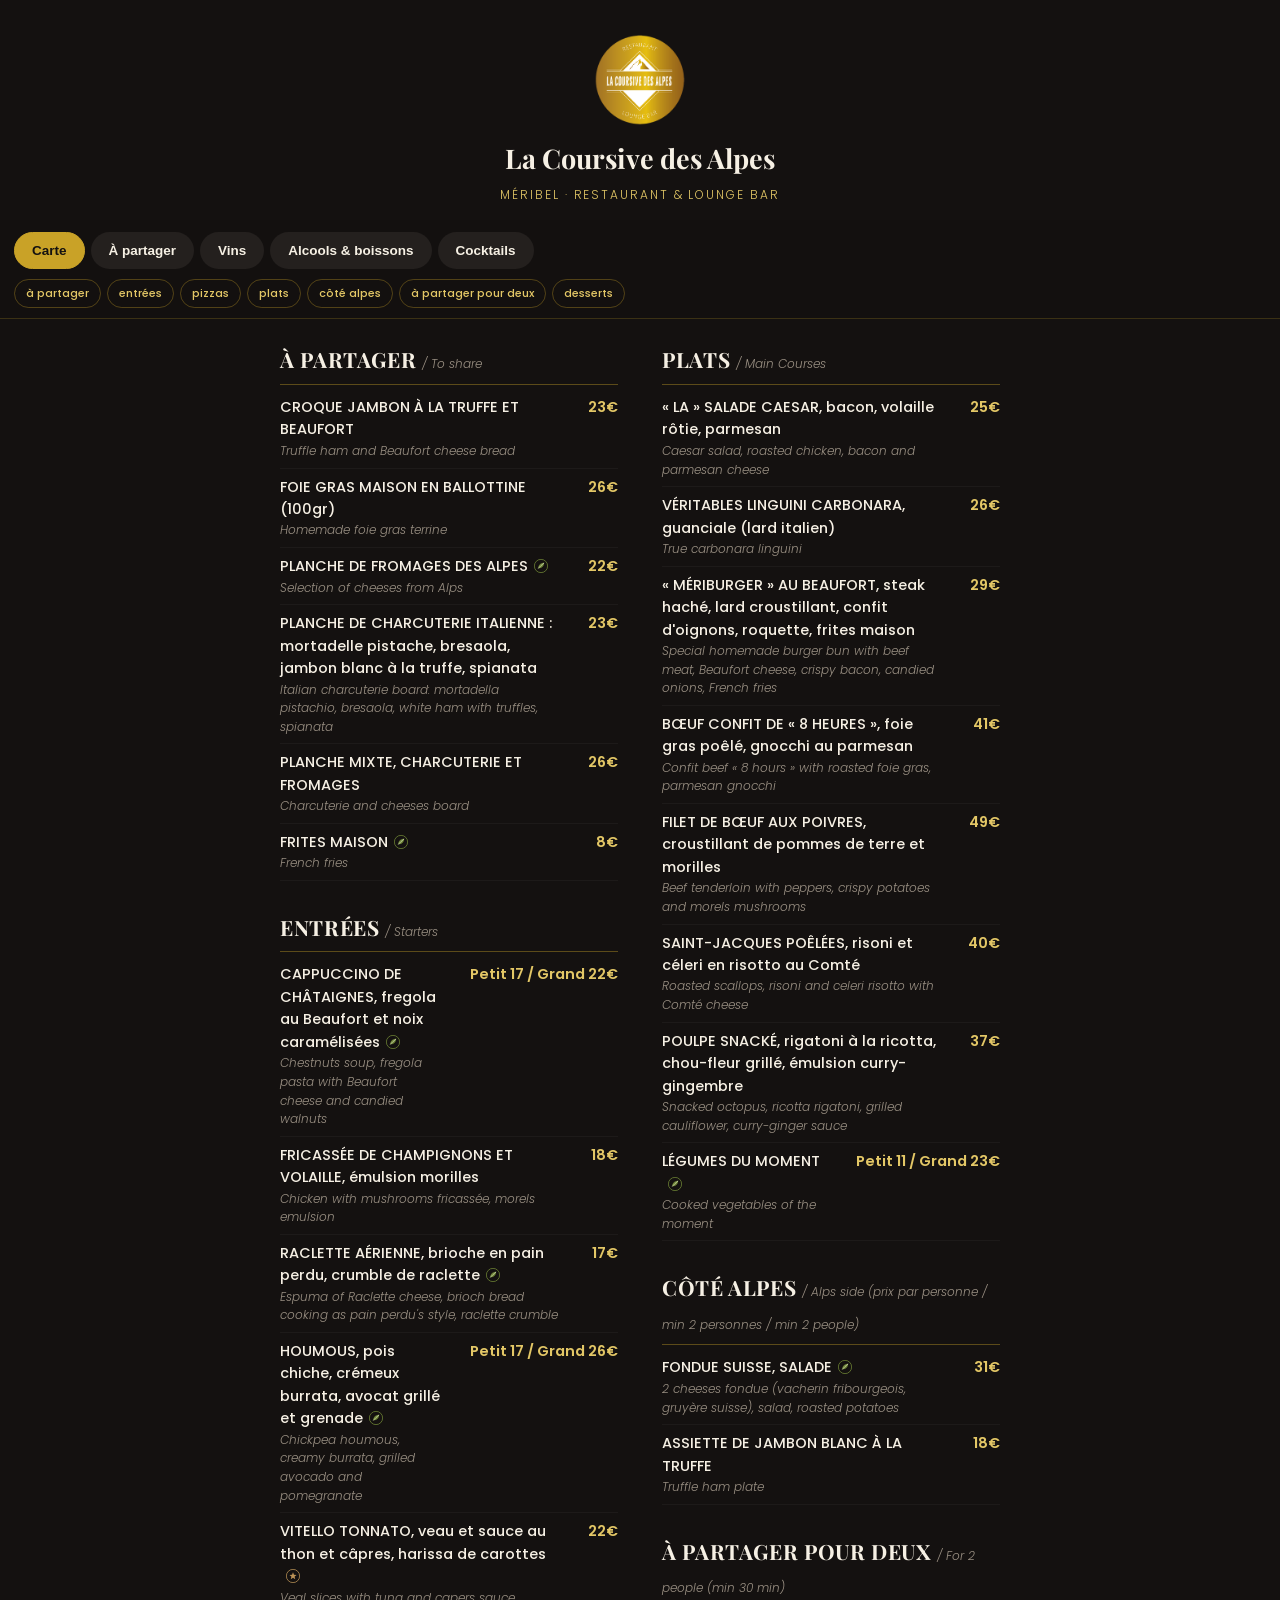
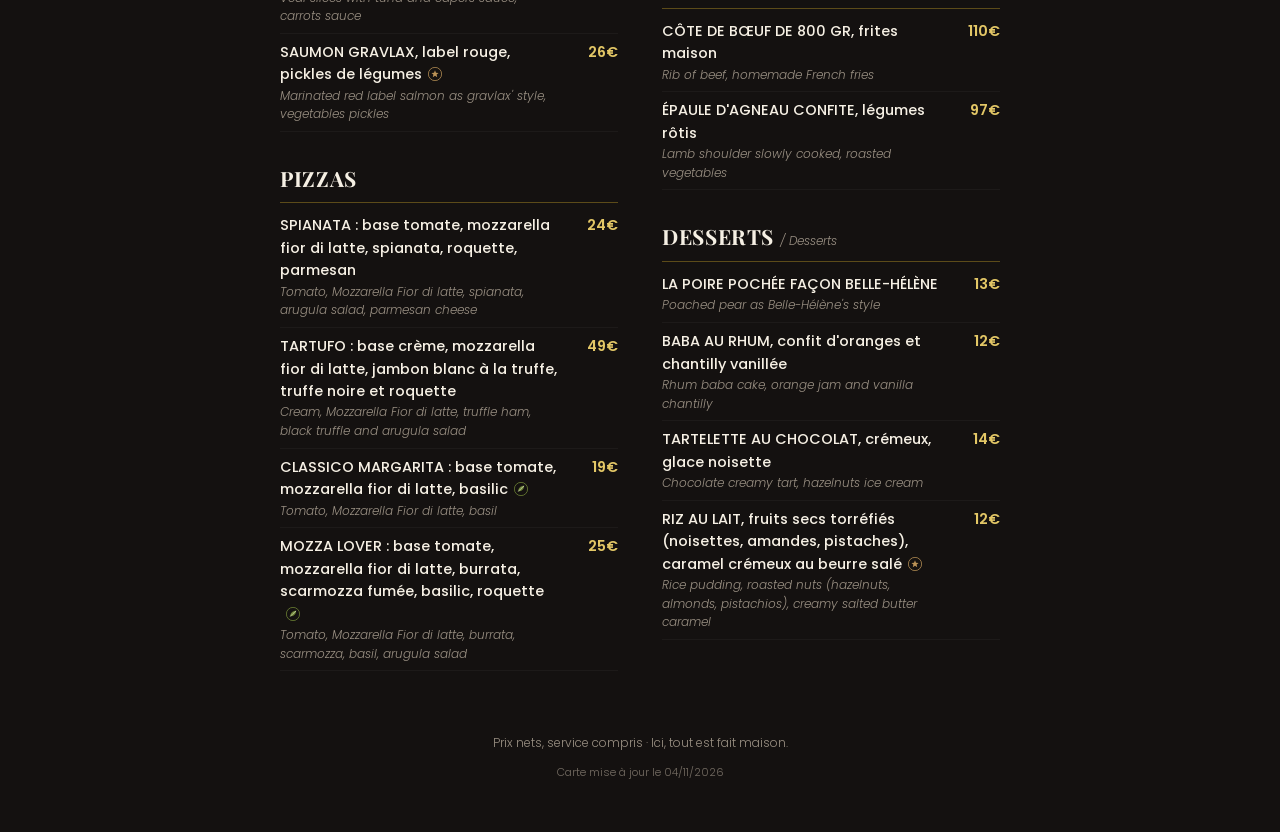
<file: carte.html>
<!doctype html>
<html lang="fr">
<head>
<meta charset="utf-8">
<meta name="viewport" content="width=device-width, initial-scale=1">
<title>La Coursive des Alpes — La carte</title>
<meta name="description" content="La carte de La Coursive des Alpes, Méribel.">
<link rel="icon" href="assets/logo.png">
<link rel="preconnect" href="https://fonts.googleapis.com">
<link href="https://fonts.googleapis.com/css2?family=Playfair+Display:ital,wght@0,600;0,700;0,800;1,500&family=Poppins:wght@300;400;500;600&display=swap" rel="stylesheet">
<link rel="stylesheet" href="carte-public.css?v=24">
</head>
<body>

<header class="pub-head">
  <img src="assets/logo-or.png" alt="La Coursive des Alpes">
  <h1>La Coursive des Alpes</h1>
  <p class="sub">Méribel · Restaurant &amp; Lounge Bar</p>
</header>

<div class="tabs-zone">
  <nav id="tabs" class="tabs"></nav>
  <div id="jump" class="jump"></div>
</div>

<main id="menuRoot">
  <div class="loading">Chargement de la carte…</div>
</main>

<footer class="pub-foot">
  <p>Prix nets, service compris · Ici, tout est fait maison.</p>
  <p class="tiny" id="updated"></p>
</footer>
<!-- Aucune signature de studio sur cette page : elle s'adresse aux clients
     du restaurant. Le crédit reste sur l'éditeur et la page Publier, vus
     uniquement par le restaurateur. -->


<button id="topBtn" aria-label="Revenir en haut">↑</button>
<script src="carte-public.js?v=25"></script>
</body>
</html>
</file>
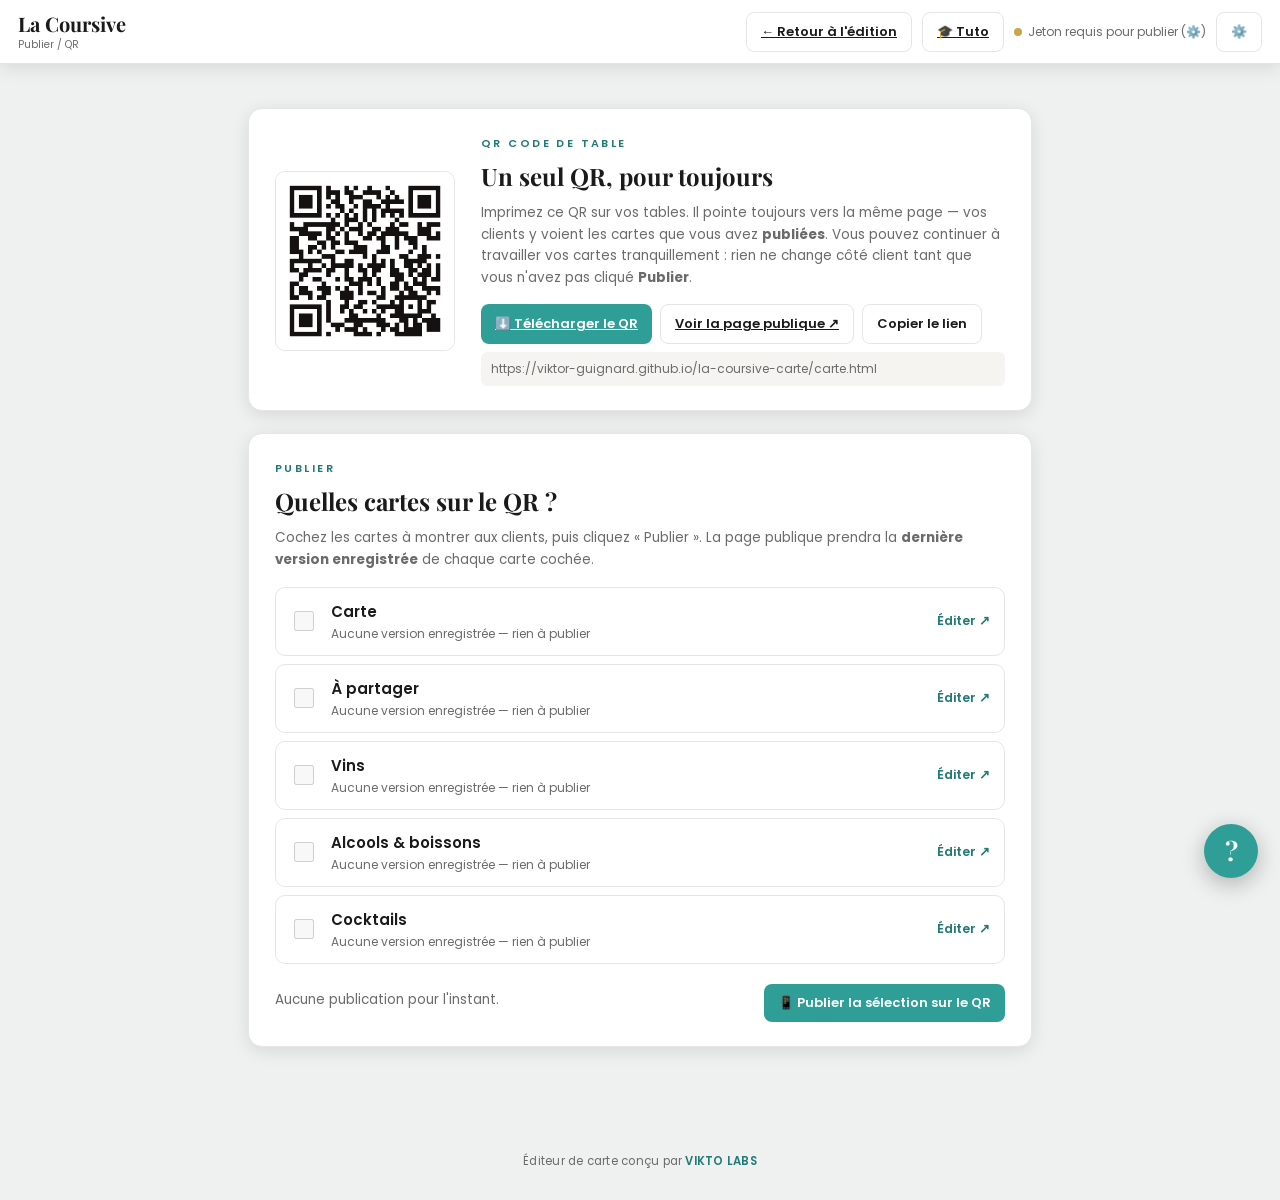
<file: publier.html>
<!doctype html>
<html lang="fr">
<head>
<meta charset="utf-8">
<meta name="viewport" content="width=device-width, initial-scale=1">
<title>La Coursive — Publier / QR code</title>
<link rel="preconnect" href="https://fonts.googleapis.com">
<link href="https://fonts.googleapis.com/css2?family=Playfair+Display:wght@700;800&family=Poppins:ital,wght@0,400;0,500;0,600;0,700;1,400;1,500&display=swap" rel="stylesheet">
<link rel="stylesheet" href="styles.css?v=27">
</head>
<body class="publier-page">

<div id="toolbar">
  <div class="brand">La Coursive <small>Publier / QR</small></div>
  <a class="tbtn secondary" href="index.html">← Retour à l'édition</a>
  <a class="tbtn secondary" href="tuto.html">🎓 Tuto</a>
  <span id="syncStatus"><span class="dot"></span><span class="txt"></span></span>
  <button class="tbtn secondary" id="settingsBtn" title="Réglages">⚙️</button>
</div>

<div class="publier">

  <section class="pub-card qr-card">
    <div class="qr-left">
      <img id="qrImg" src="assets/qr-carte.png" alt="QR code de la carte">
    </div>
    <div class="qr-right">
      <p class="kicker">QR code de table</p>
      <h2>Un seul QR, pour toujours</h2>
      <p class="muted">Imprimez ce QR sur vos tables. Il pointe toujours vers la même page —
        vos clients y voient les cartes que vous avez <b>publiées</b>. Vous pouvez continuer à
        travailler vos cartes tranquillement : rien ne change côté client tant que vous n'avez pas cliqué <b>Publier</b>.</p>
      <div class="qr-actions">
        <a class="tbtn teal" id="dlQr" download="QR-carte-coursive.png" href="assets/qr-carte.png">⬇️ Télécharger le QR</a>
        <a class="tbtn secondary" id="openPublic" target="_blank" rel="noopener" href="carte.html">Voir la page publique ↗</a>
        <button class="tbtn secondary" id="copyPublic">Copier le lien</button>
      </div>
      <div class="public-url" id="publicUrl"></div>
    </div>
  </section>

  <section class="pub-card">
    <p class="kicker">Publier</p>
    <h2>Quelles cartes sur le QR ?</h2>
    <p class="muted">Cochez les cartes à montrer aux clients, puis cliquez « Publier ». La page publique
      prendra la <b>dernière version enregistrée</b> de chaque carte cochée.</p>
    <div id="pubList" class="pub-list"><div class="empty-state">Chargement…</div></div>
    <div class="pub-footer">
      <div id="pubStatus" class="muted"></div>
      <button class="tbtn teal big" id="publishBtn" disabled>📱 Publier la sélection sur le QR</button>
    </div>
  </section>

</div>

<!-- Réglages : jeton GitHub -->
<div class="modal-backdrop" id="settingsBackdrop">
  <div class="modal">
    <button class="modal-close" id="settingsClose">×</button>
    <h3>Réglages — sauvegarde cloud</h3>
    <p class="sub">Pour <b>publier</b> (comme pour enregistrer), il faut le jeton GitHub, collé une fois par ordinateur — ou utilisez le lien magique.</p>
    <form id="tokenForm">
      <div class="field">
        <label>Jeton GitHub (stocké uniquement sur cet ordinateur)</label>
        <input type="password" id="tokenInput" placeholder="github_pat_…" autocomplete="off">
        <div class="hint">Les 5 étapes de création du jeton sont détaillées dans l'éditeur (⚙️ sur la page d'édition).</div>
      </div>
      <div class="modal-actions">
        <button type="submit" class="tbtn teal">Enregistrer le jeton</button>
      </div>
    </form>
    <div id="magicLinkBox" style="display:none">
      <div class="ttl">✨ Lien magique</div>
      <p>Copiez ce lien et mettez-le en favori sur vos autres ordinateurs pour activer la sauvegarde/publication sans recoller le jeton.</p>
      <button type="button" class="tbtn teal" id="copyMagicLink">Copier le lien magique</button>
      <input type="text" id="magicLinkText" readonly>
    </div>
  </div>
</div>

<div id="toast"></div>

<footer class="vikto-credit">
  Éditeur de carte conçu par <a href="https://vikto-labs.fr" target="_blank" rel="noopener">VIKTO LABS</a>
</footer>

<script src="menus-config.js?v=27"></script>
<script src="gh.js?v=32"></script>
<script src="publier.js?v=27"></script>
<script src="aide.js?v=27"></script>
</body>
</html>
</file>
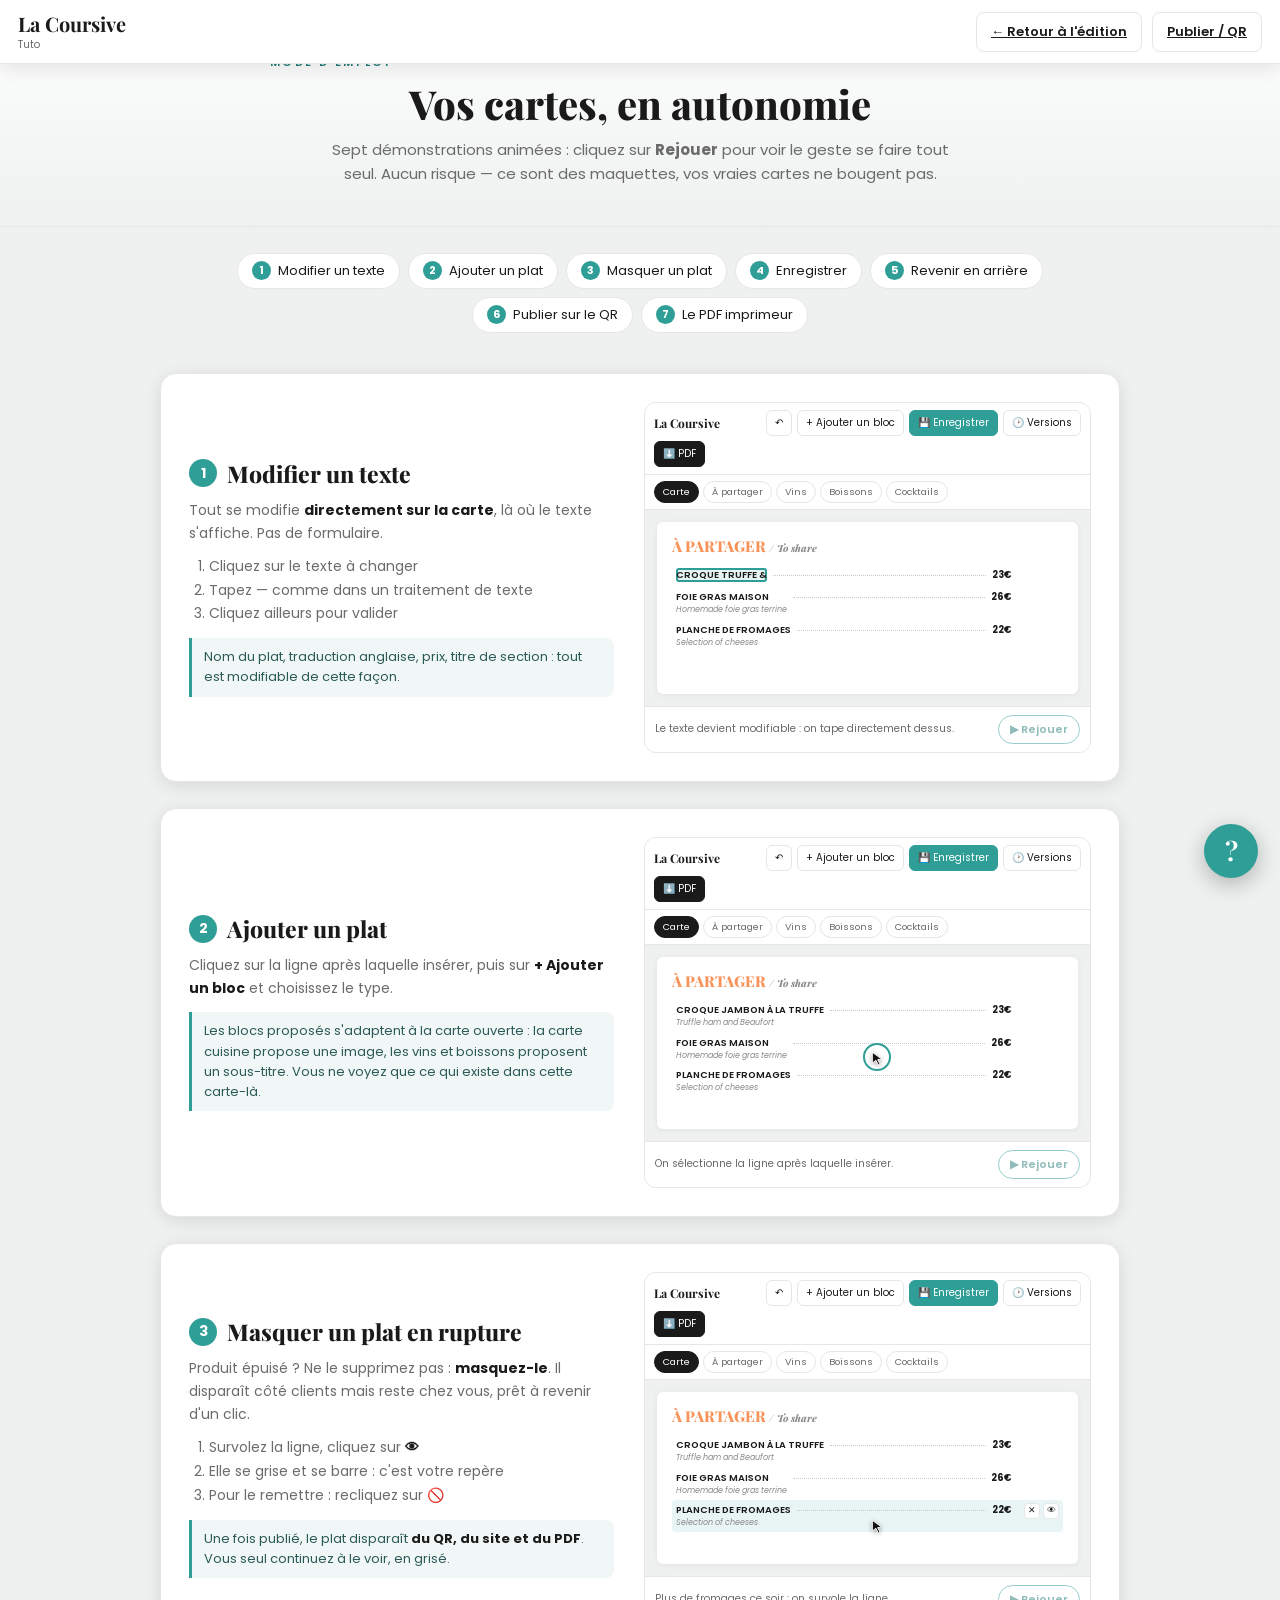
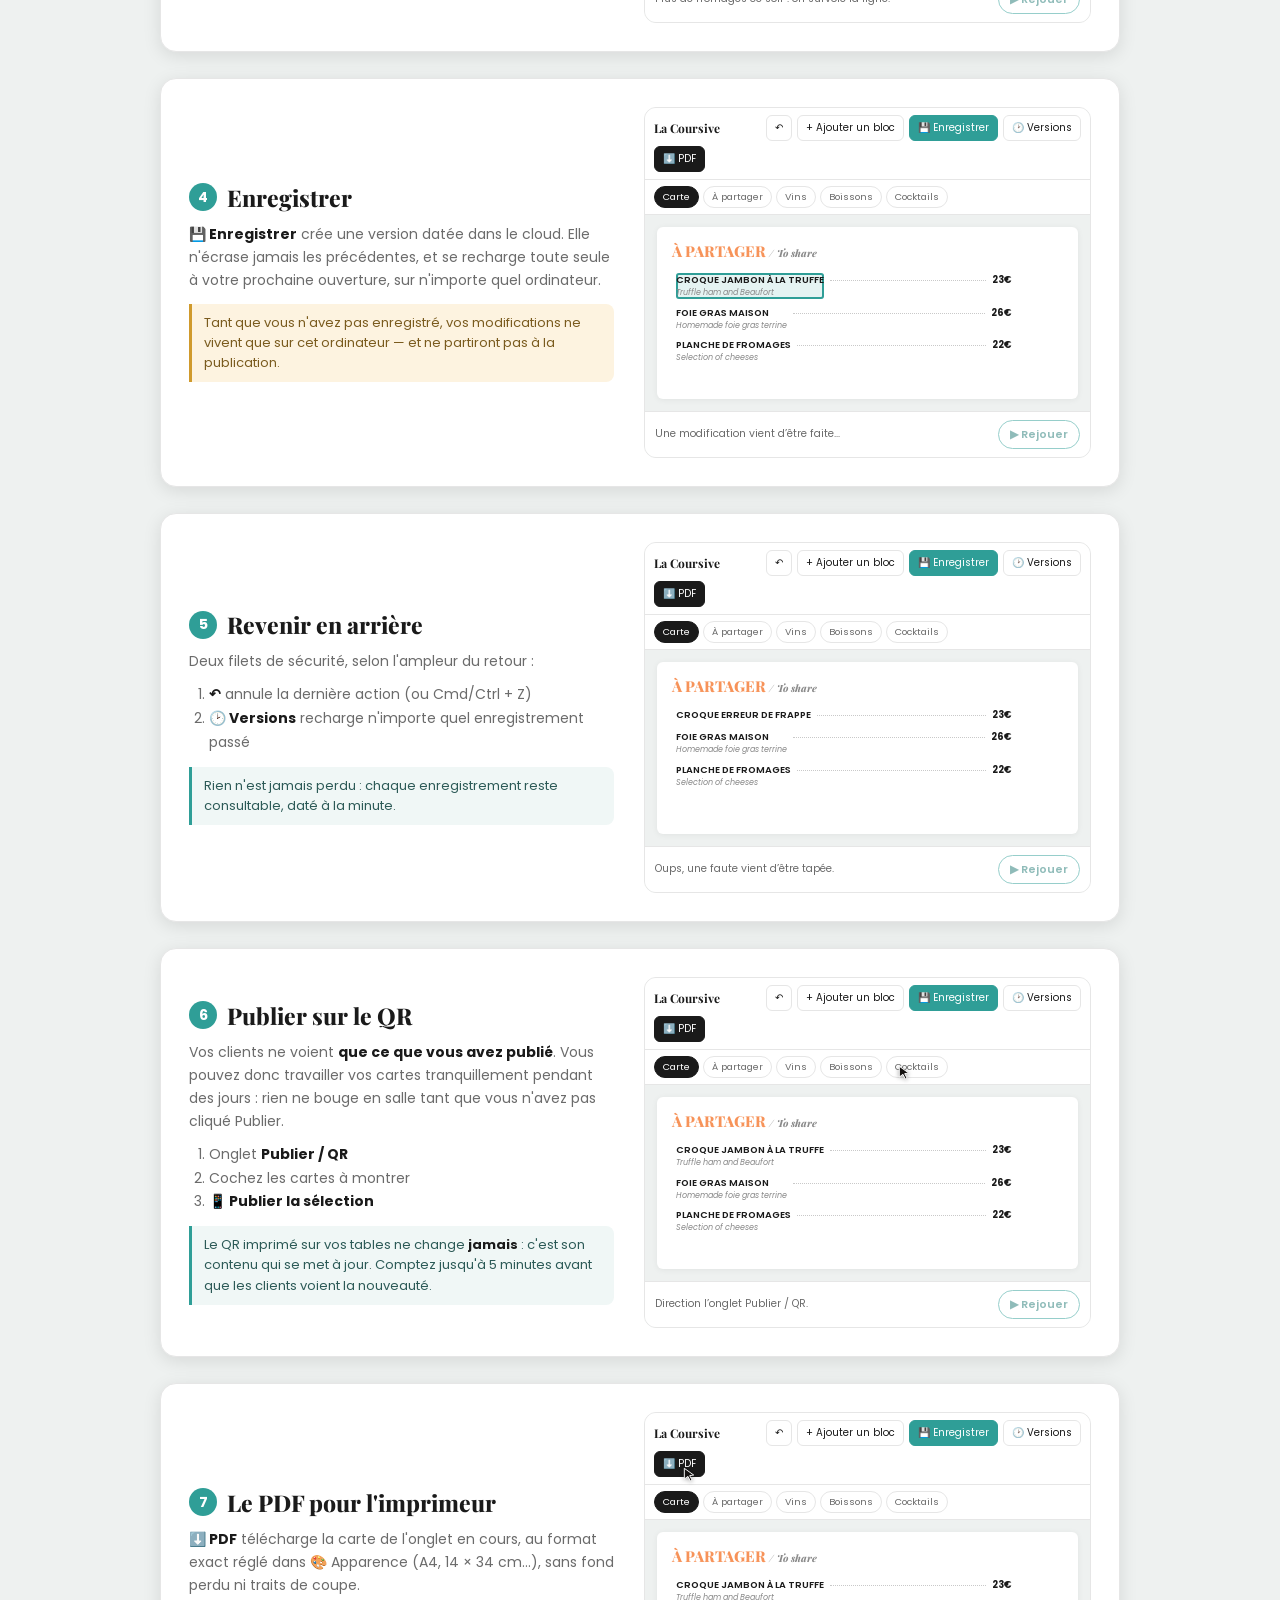
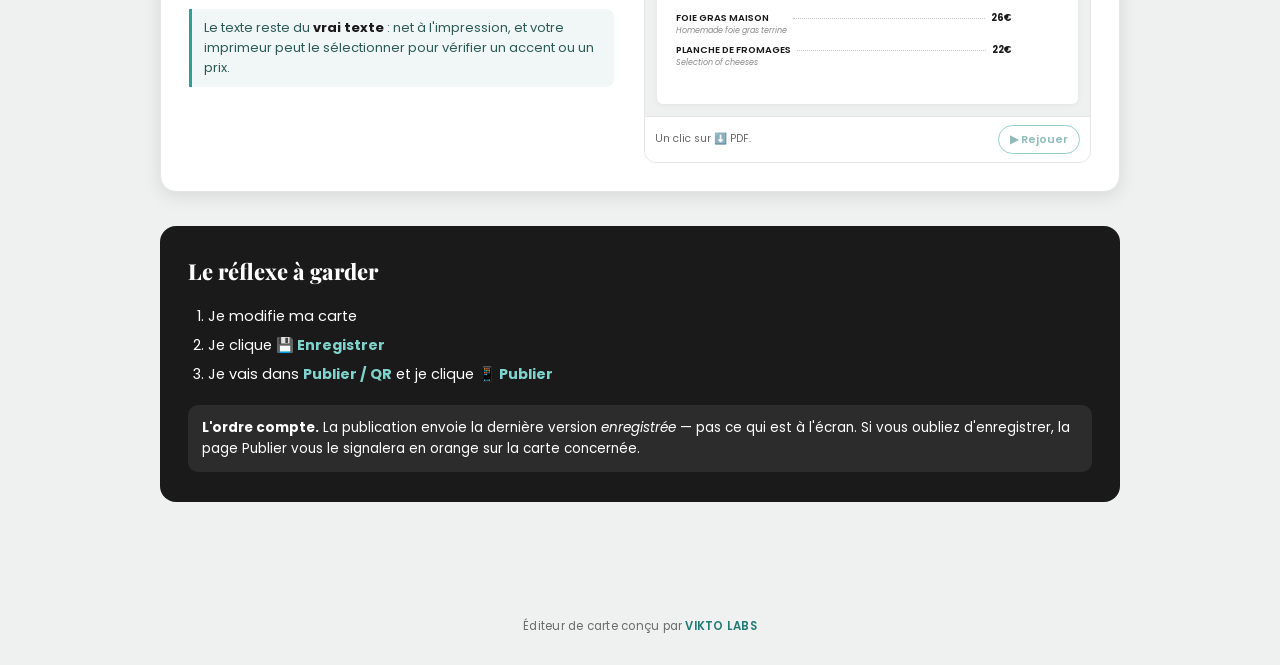
<file: tuto.html>
<!doctype html>
<html lang="fr">
<head>
<meta charset="utf-8">
<meta name="viewport" content="width=device-width, initial-scale=1">
<title>La Coursive — Tuto : prendre en main l'éditeur</title>
<link rel="preconnect" href="https://fonts.googleapis.com">
<link href="https://fonts.googleapis.com/css2?family=Playfair+Display:wght@700;800&family=Poppins:ital,wght@0,400;0,500;0,600;0,700;1,400&display=swap" rel="stylesheet">
<link rel="stylesheet" href="styles.css?v=27">
<link rel="stylesheet" href="tuto.css?v=27">
</head>
<body class="tuto-page">

<div id="toolbar">
  <div class="brand">La Coursive <small>Tuto</small></div>
  <a class="tbtn secondary" href="index.html">← Retour à l'édition</a>
  <a class="tbtn secondary" href="publier.html">Publier / QR</a>
</div>

<header class="tuto-hero">
  <p class="kicker">Mode d'emploi</p>
  <h1>Vos cartes, en autonomie</h1>
  <p>Sept démonstrations animées : cliquez sur <b>Rejouer</b> pour voir le geste se faire tout seul.
     Aucun risque — ce sont des maquettes, vos vraies cartes ne bougent pas.</p>
</header>

<nav class="tuto-toc">
  <a href="#c1"><span class="n">1</span> Modifier un texte</a>
  <a href="#c2"><span class="n">2</span> Ajouter un plat</a>
  <a href="#c3"><span class="n">3</span> Masquer un plat</a>
  <a href="#c4"><span class="n">4</span> Enregistrer</a>
  <a href="#c5"><span class="n">5</span> Revenir en arrière</a>
  <a href="#c6"><span class="n">6</span> Publier sur le QR</a>
  <a href="#c7"><span class="n">7</span> Le PDF imprimeur</a>
</nav>

<main class="tuto-wrap">

  <!-- 1 -->
  <section class="chap" id="c1">
    <div class="chap-txt">
      <h2><span class="n">1</span> Modifier un texte</h2>
      <p>Tout se modifie <b>directement sur la carte</b>, là où le texte s'affiche. Pas de formulaire.</p>
      <ol>
        <li>Cliquez sur le texte à changer</li>
        <li>Tapez — comme dans un traitement de texte</li>
        <li>Cliquez ailleurs pour valider</li>
      </ol>
      <div class="chap-note">Nom du plat, traduction anglaise, prix, titre de section : tout est modifiable de cette façon.</div>
    </div>
    <div class="demo" data-demo="edit"></div>
  </section>

  <!-- 2 -->
  <section class="chap" id="c2">
    <div class="chap-txt">
      <h2><span class="n">2</span> Ajouter un plat</h2>
      <p>Cliquez sur la ligne après laquelle insérer, puis sur <b>+ Ajouter un bloc</b> et choisissez le type.</p>
      <div class="chap-note">Les blocs proposés s'adaptent à la carte ouverte : la carte cuisine propose une image,
        les vins et boissons proposent un sous-titre. Vous ne voyez que ce qui existe dans cette carte-là.</div>
    </div>
    <div class="demo" data-demo="add"></div>
  </section>

  <!-- 3 -->
  <section class="chap" id="c3">
    <div class="chap-txt">
      <h2><span class="n">3</span> Masquer un plat en rupture</h2>
      <p>Produit épuisé ? Ne le supprimez pas : <b>masquez-le</b>. Il disparaît côté clients mais reste chez vous,
         prêt à revenir d'un clic.</p>
      <ol>
        <li>Survolez la ligne, cliquez sur <b>👁</b></li>
        <li>Elle se grise et se barre : c'est votre repère</li>
        <li>Pour le remettre : recliquez sur <b>🚫</b></li>
      </ol>
      <div class="chap-note">Une fois publié, le plat disparaît <b>du QR, du site et du PDF</b>. Vous seul continuez à le voir, en grisé.</div>
    </div>
    <div class="demo" data-demo="hide"></div>
  </section>

  <!-- 4 -->
  <section class="chap" id="c4">
    <div class="chap-txt">
      <h2><span class="n">4</span> Enregistrer</h2>
      <p><b>💾 Enregistrer</b> crée une version datée dans le cloud. Elle n'écrase jamais les précédentes,
         et se recharge toute seule à votre prochaine ouverture, sur n'importe quel ordinateur.</p>
      <div class="chap-note warn">Tant que vous n'avez pas enregistré, vos modifications ne vivent que sur cet ordinateur —
        et ne partiront pas à la publication.</div>
    </div>
    <div class="demo" data-demo="save"></div>
  </section>

  <!-- 5 -->
  <section class="chap" id="c5">
    <div class="chap-txt">
      <h2><span class="n">5</span> Revenir en arrière</h2>
      <p>Deux filets de sécurité, selon l'ampleur du retour :</p>
      <ol>
        <li><b>↶</b> annule la dernière action (ou Cmd/Ctrl + Z)</li>
        <li><b>🕑 Versions</b> recharge n'importe quel enregistrement passé</li>
      </ol>
      <div class="chap-note">Rien n'est jamais perdu : chaque enregistrement reste consultable, daté à la minute.</div>
    </div>
    <div class="demo" data-demo="versions"></div>
  </section>

  <!-- 6 -->
  <section class="chap" id="c6">
    <div class="chap-txt">
      <h2><span class="n">6</span> Publier sur le QR</h2>
      <p>Vos clients ne voient <b>que ce que vous avez publié</b>. Vous pouvez donc travailler vos cartes
         tranquillement pendant des jours : rien ne bouge en salle tant que vous n'avez pas cliqué Publier.</p>
      <ol>
        <li>Onglet <b>Publier / QR</b></li>
        <li>Cochez les cartes à montrer</li>
        <li><b>📱 Publier la sélection</b></li>
      </ol>
      <div class="chap-note">Le QR imprimé sur vos tables ne change <b>jamais</b> : c'est son contenu qui se met à jour.
        Comptez jusqu'à 5 minutes avant que les clients voient la nouveauté.</div>
    </div>
    <div class="demo" data-demo="publish"></div>
  </section>

  <!-- 7 -->
  <section class="chap" id="c7">
    <div class="chap-txt">
      <h2><span class="n">7</span> Le PDF pour l'imprimeur</h2>
      <p><b>⬇️ PDF</b> télécharge la carte de l'onglet en cours, au format exact réglé dans 🎨 Apparence
         (A4, 14 × 34 cm…), sans fond perdu ni traits de coupe.</p>
      <div class="chap-note">Le texte reste du <b>vrai texte</b> : net à l'impression, et votre imprimeur peut le
        sélectionner pour vérifier un accent ou un prix.</div>
    </div>
    <div class="demo" data-demo="pdf"></div>
  </section>

  <section class="recap">
    <h2>Le réflexe à garder</h2>
    <ol>
      <li>Je modifie ma carte</li>
      <li>Je clique <b>💾 Enregistrer</b></li>
      <li>Je vais dans <b>Publier / QR</b> et je clique <b>📱 Publier</b></li>
    </ol>
    <div class="rappel">
      <b>L'ordre compte.</b> La publication envoie la dernière version <i>enregistrée</i> — pas ce qui est à l'écran.
      Si vous oubliez d'enregistrer, la page Publier vous le signalera en orange sur la carte concernée.
    </div>
  </section>

</main>

<footer class="vikto-credit">
  Éditeur de carte conçu par <a href="https://vikto-labs.fr" target="_blank" rel="noopener">VIKTO LABS</a>
</footer>

<script src="menus-config.js?v=27"></script>
<script src="tuto.js?v=27"></script>
<script src="aide.js?v=27"></script>
</body>
</html>
</file>
<file: carte-public.css>
:root{
  --noir:#141110;
  --noir-2:#1c1815;
  --or:#c9a227;
  --or-clair:#e3c766;
  --creme:#f6f0e4;
  --gris:#9b9184;
  --ft:'Playfair Display', serif;
  --fb:'Poppins', sans-serif;
}
*{box-sizing:border-box;}
html,body{margin:0;}
body{
  background:var(--noir); color:var(--creme); font-family:var(--fb);
  font-weight:300; line-height:1.55; -webkit-text-size-adjust:100%;
}

.pub-head{text-align:center; padding:34px 20px 16px;}
.pub-head img{width:92px; height:92px; margin:0 auto 12px; display:block; object-fit:contain;}
.pub-head h1{font-family:var(--ft); font-weight:700; font-size:27px; margin:0; color:var(--creme);}
.pub-head .sub{font-size:12px; letter-spacing:.16em; text-transform:uppercase; color:var(--or-clair); margin:6px 0 0;}

/* Onglets collants */
.tabs-zone{
  position:sticky; top:0; z-index:10;
  background:rgba(20,17,16,.97); backdrop-filter:blur(8px);
  border-bottom:1px solid rgba(201,162,39,.22);
  padding-top:env(safe-area-inset-top);
}
.tabs{
  display:flex; gap:6px; overflow-x:auto; -webkit-overflow-scrolling:touch;
  padding:12px 14px 10px;
  scrollbar-width:none;
}
.tabs::-webkit-scrollbar{display:none;}
.tab{
  flex:none; padding:10px 17px; border-radius:30px; cursor:pointer;
  font-size:13.5px; font-weight:600; white-space:nowrap;
  color:var(--creme); background:rgba(246,240,228,.07); border:1px solid transparent;
  transition:background .15s, color .15s, border-color .15s;
  -webkit-tap-highlight-color:transparent;
}
.tab.active{background:var(--or); color:var(--noir); border-color:var(--or);}

/* Chips d'accès rapide aux sections (longues cartes) */
.jump{
  display:flex; gap:6px; overflow-x:auto; -webkit-overflow-scrolling:touch;
  padding:0 14px 10px; scrollbar-width:none;
}
.jump::-webkit-scrollbar{display:none;}
.jump:empty{display:none;}
.jump button{
  flex:none; font-family:var(--fb); font-size:11px; font-weight:500;
  color:var(--or-clair); background:none; border:1px solid rgba(201,162,39,.35);
  border-radius:20px; padding:5px 11px; cursor:pointer; white-space:nowrap;
  -webkit-tap-highlight-color:transparent;
}
.jump button:active{background:rgba(201,162,39,.18);}

/* Retour en haut */
#topBtn{
  position:fixed; right:16px; bottom:calc(18px + env(safe-area-inset-bottom)); z-index:20;
  width:44px; height:44px; border-radius:50%; border:1px solid rgba(201,162,39,.5);
  background:rgba(20,17,16,.92); color:var(--or-clair); font-size:19px; cursor:pointer;
  opacity:0; pointer-events:none; transition:opacity .2s;
  -webkit-tap-highlight-color:transparent;
}
#topBtn.show{opacity:1; pointer-events:auto;}

main{max-width:760px; margin:0 auto; padding:24px 20px 10px;}
.loading{text-align:center; color:var(--gris); padding:60px 0;}

.m-section{margin:0 0 30px;}
.m-section > h2{
  font-family:var(--ft); font-weight:700; font-size:21px; color:var(--creme);
  text-transform:uppercase; letter-spacing:.03em;
  border-bottom:1px solid rgba(201,162,39,.4); padding-bottom:8px; margin:0 0 4px;
}
.m-section > h2 .en{font-family:var(--fb); font-size:12px; font-style:italic; font-weight:300; color:var(--gris); text-transform:none; letter-spacing:0;}
.m-head{color:var(--or-clair); font-weight:600; font-size:14.5px; letter-spacing:.02em; margin:16px 0 6px;}
.m-note{font-size:12px; font-style:italic; color:var(--gris); margin:6px 0;}
.m-formule{color:var(--or-clair); font-weight:500; font-size:15px; margin:4px 0;}
.m-formule.heading{font-family:var(--ft); font-size:20px; font-weight:700; color:var(--creme);}

.m-item{display:flex; align-items:baseline; gap:8px; padding:7px 0; border-bottom:1px solid rgba(255,255,255,.04);}
.m-item .n{flex:1;}
.m-item .fr{font-size:14.5px; font-weight:500; color:var(--creme);}
.m-item .en{font-size:12px; font-style:italic; font-weight:300; color:var(--gris); margin-top:1px;}
.m-item .dots{flex:none; width:14px;}
.m-item .p{font-size:14.5px; font-weight:600; color:var(--or-clair); white-space:nowrap;}
.item-tag{width:14px; height:14px; margin-left:6px; vertical-align:-2px; display:inline-block;}
.m-image{display:flex; justify-content:center; margin:10px 0 18px;}
.m-image img{max-width:100%; height:auto;}

.pub-foot{text-align:center; color:var(--gris); font-size:12px; padding:26px 20px 40px;}
.pub-foot .tiny{font-size:11px; opacity:.7; margin-top:4px;}
.err{text-align:center; color:var(--gris); padding:50px 20px;}

/* Thème « Vigne » : ornements sur fond sombre */
.vigne .m-section > h2{
  text-align:center; border-bottom:none; padding-bottom:0; letter-spacing:.08em;
}
.vigne .m-section > h2::after{
  content:''; display:block; height:15px; margin:6px auto 2px; max-width:220px;
  background:url('assets/ornament-vine-gold.svg') center/contain no-repeat;
}
.vigne .m-section > h2 .en{display:block; margin-top:1px;}
.vigne .m-head{
  text-align:center; text-transform:uppercase; letter-spacing:.24em;
  font-size:11px;
}

@media (min-width:620px){
  .m-cols{columns:2; column-gap:44px;}
  .m-cols .m-section{break-inside:avoid;}
}
</file>
<file: styles.css>
:root{
  --ink:#1a1a1a;
  --teal:#2f9e97;
  --teal-dark:#227a75;
  --grey:#6b6b6b;
  --paper:#ffffff;
  --line:#e6e6e6;
  --bg:#eef1f0;
  --danger:#c94b4b;
  --shadow:0 4px 18px rgba(0,0,0,.10);
  /* A4 à 96 dpi */
  --page-w:794px;
  --page-h:1123px;
  /* Apparence personnalisable (modale 🎨) */
  --font-title:'Playfair Display', serif;
  --font-body:'Poppins', sans-serif;
  --title-color:#1a1a1a;
  --accent:#227a75;
  --page-bg:#ffffff;
}

*{box-sizing:border-box;}
html,body{margin:0;padding:0;}
body{
  background:var(--bg);
  font-family:'Poppins',sans-serif;
  color:var(--ink);
  padding-top:118px;
  min-height:100vh;
}

/* ---------- Barre d'onglets des cartes ---------- */
#menuTabs{
  position:fixed; top:64px; left:0; right:0; height:46px; z-index:190;
  display:flex; gap:4px; align-items:stretch;
  padding:0 14px; background:#f6f4f1; border-bottom:1px solid var(--line);
  overflow-x:auto; -webkit-overflow-scrolling:touch;
}
.menu-tab{
  display:flex; flex-direction:column; justify-content:center; align-items:center;
  padding:0 16px; text-decoration:none; color:#6b6b6b; white-space:nowrap;
  border-bottom:2.5px solid transparent; font-size:13.5px; font-weight:600;
  transition:color .12s, border-color .12s, background .12s;
}
.menu-tab .hint{font-size:9.5px; font-weight:500; letter-spacing:.06em; text-transform:uppercase; opacity:.6; margin-top:-1px;}
.menu-tab:hover{color:var(--ink); background:rgba(0,0,0,.03);}
.menu-tab.active{color:var(--teal-dark); border-bottom-color:var(--teal);}
.menu-tab.publish-tab{margin-left:auto; color:var(--teal-dark);}
.menu-tab.publish-tab:hover{background:rgba(47,158,151,.1);}

/* ---------- Page Publier ---------- */
body.publier-page{padding-top:84px; background:#eef1f0;}
.publier{max-width:820px; margin:24px auto 80px; padding:0 18px; display:flex; flex-direction:column; gap:22px;}
.pub-card{background:#fff; border:1px solid var(--line); border-radius:14px; padding:26px 26px 24px; box-shadow:var(--shadow);}
.pub-card .kicker{font-size:11px; letter-spacing:.22em; text-transform:uppercase; color:var(--teal-dark); font-weight:600; margin:0 0 8px;}
.pub-card h2{font-family:'Playfair Display',serif; font-size:24px; margin:0 0 10px;}
.pub-card .muted{color:var(--grey); font-size:13.5px; line-height:1.6; margin:0 0 6px;}
.qr-card{display:flex; gap:26px; align-items:center;}
.qr-left img{width:180px; height:180px; border:1px solid var(--line); border-radius:10px; display:block;}
.qr-right{flex:1;}
.qr-actions{display:flex; flex-wrap:wrap; gap:8px; margin:16px 0 8px;}
.public-url{font-size:12px; color:var(--grey); word-break:break-all; background:#f6f4f1; border-radius:6px; padding:8px 10px; margin-top:6px;}
.pub-list{display:flex; flex-direction:column; gap:8px; margin:16px 0 20px;}
.pub-row{display:flex; align-items:center; gap:14px; border:1px solid var(--line); border-radius:10px; padding:12px 14px; cursor:pointer;}
.pub-row:hover{border-color:var(--teal);}
.pub-chk{width:20px; height:20px; flex:none; accent-color:var(--teal); cursor:pointer;}
.pub-chk:disabled{cursor:not-allowed;}
.pub-row-main{flex:1;}
.pub-row-title{font-weight:600; font-size:15px;}
.pub-row-title .tag.live{font-size:10px; background:var(--teal); color:#fff; border-radius:10px; padding:1px 8px; margin-left:8px; vertical-align:middle; letter-spacing:.04em;}
.pub-row-meta{font-size:12px; color:var(--grey); margin-top:2px;}
.pub-row-warn{
  font-size:12px; color:#8a5a12; background:#fdf3e0; border:1px solid #f0d9ae;
  border-radius:8px; padding:6px 9px; margin-top:6px; line-height:1.35;
}

/* Signature du studio */
.vikto-credit{
  text-align:center; font-size:11.5px; color:var(--grey);
  padding:26px 16px 30px; letter-spacing:.02em;
}
.vikto-credit a{color:var(--teal-dark); text-decoration:none; font-weight:600;}
.vikto-credit a:hover{text-decoration:underline;}
.pub-row-edit{font-size:12.5px; color:var(--teal-dark); text-decoration:none; font-weight:600; white-space:nowrap;}
.pub-footer{display:flex; align-items:center; justify-content:space-between; gap:16px; flex-wrap:wrap;}
@media (max-width:640px){
  .qr-card{flex-direction:column; text-align:center;}
  .qr-actions{justify-content:center;}
  .pub-footer{flex-direction:column; align-items:stretch;}
  .pub-footer .big{width:100%;}
}

/* ---------- Toolbar ---------- */
#toolbar{
  position:fixed; top:0; left:0; right:0; height:64px;
  background:var(--paper); border-bottom:1px solid var(--line);
  display:flex; align-items:center; gap:10px;
  padding:0 18px; z-index:200; box-shadow:var(--shadow);
}
#toolbar .brand{
  font-family:'Playfair Display', serif; font-weight:700; font-size:20px;
  margin-right:auto; white-space:nowrap; color:var(--ink);
}
#toolbar .brand small{display:block; font-size:10px; font-weight:400; color:var(--grey); font-family:'Poppins',sans-serif;}
.tbtn{
  display:inline-flex; align-items:center; gap:6px;
  background:var(--ink); color:#fff; border:none; border-radius:8px;
  padding:9px 14px; font-size:13px; font-weight:600; cursor:pointer;
  font-family:'Poppins',sans-serif; white-space:nowrap;
  transition:transform .1s, opacity .15s;
}
.tbtn:hover{opacity:.85;}
.tbtn:active{transform:scale(.97);}
.tbtn.secondary{background:#fff; color:var(--ink); border:1px solid var(--line);}
.tbtn.teal{background:var(--teal);}
.tbtn.teal:hover{background:var(--teal-dark); opacity:1;}
.tbtn:disabled{opacity:.4; cursor:not-allowed;}
#syncStatus{font-size:12px; color:var(--grey); display:flex; align-items:center; gap:6px; max-width:220px;}
#syncStatus.ok{color:var(--teal-dark); font-weight:600;}
#syncStatus.warn{color:#b0782a; font-weight:600;}
.dot{width:8px;height:8px;border-radius:50%;background:#c9a54b;display:inline-block;flex:none;}
#syncStatus.ok .dot{background:var(--teal);}
#syncStatus.warn .dot{background:#e0a33d;}

/* ---------- Canvas / pages ---------- */
#canvasWrap{
  max-width:980px; margin:32px auto 120px; padding:0 16px;
  display:flex; flex-direction:column; align-items:center; gap:40px;
}
.pdf-page{
  background:var(--page-bg); width:var(--page-w); height:var(--page-h);
  box-shadow:var(--shadow); position:relative;
  padding:var(--page-pad, 44px 52px 52px);
  font-family:var(--font-body);
  flex:none;
}
.pdf-page.page-even{padding:var(--page-pad-even, var(--page-pad, 44px 52px 52px));}

/* ---------- Bloc image / logo ---------- */
.blk-image .img-block-slot{display:flex; justify-content:center;}
.blk-image img{max-width:100%; height:auto;}

/* ===================== Thème « Vigne » (ornements vectoriels) ===================== */

/* double filet d'encadrement */
.theme-vigne .pdf-page::before{
  content:''; position:absolute; inset:12px; pointer-events:none;
  border:1.5px solid var(--accent);
  outline:1px solid rgba(163,128,28,.45);
  outline-offset:3px;
}
/* titres de section : centrés, sans filet, ornement de vigne dessous */
.theme-vigne .blk-section h2{
  text-align:center; border-bottom:none; padding-bottom:0;
  letter-spacing:.09em; margin:18px 0 2px;
}
.theme-vigne .blk-section h2::after{
  content:''; display:block; height:16px; margin:4px auto 0; max-width:240px;
  background:url('assets/ornament-vine.svg') center/contain no-repeat;
}
.theme-vigne .blk-section h2 .en{display:block; font-size:11.5px; margin-top:1px;}
/* sous-titres (formule heading) : centrés, petites capitales dorées */
.theme-vigne .blk-formule.heading{
  text-align:center; text-transform:uppercase; letter-spacing:.22em;
  font-size:11.5px; font-weight:600; color:var(--accent); margin-top:10px;
}
/* séparateur : grappe au lieu d'un trait */
.theme-vigne .blk-divider{
  height:16px; background:url('assets/ornament-grape.svg') center/contain no-repeat;
  margin:12px 0; opacity:.9;
}
.theme-vigne .blk-item .leader{border-bottom-color:rgba(163,128,28,.38);}
.theme-vigne .blk-item .fr{font-weight:500;}
.page-label{
  position:absolute; top:-28px; left:0; font-size:11px; color:var(--grey);
  letter-spacing:.06em; text-transform:uppercase; white-space:nowrap;
}
.page-label .page-fmt{color:var(--teal-dark); font-weight:700; letter-spacing:.03em;}

/* Pas de filet sous les titres de section (fidèle à la composition d'origine) */
.no-section-underline .blk-section h2{border-bottom:none;}
.page-overflow-warning{
  position:absolute; left:0; right:0; bottom:-30px;
  display:none; align-items:center; justify-content:center; gap:8px;
  color:var(--danger); font-size:12px; font-weight:600;
}
.pdf-page.overflowing{outline:2px dashed var(--danger);}
.pdf-page.overflowing .page-overflow-warning{display:flex;}

/* ---------- Blocks (generic) ---------- */
.block{
  position:relative; margin-bottom:4px; border-radius:4px;
  padding:2px 4px; transition:background .12s;
}
.block:hover{background:rgba(47,158,151,.06);}
.block.selected{outline:2px dashed var(--teal);}

/* Contrôles en bout de ligne */
.row-controls{
  position:absolute; right:-6px; top:50%;
  transform:translate(100%,-50%);
  display:flex; align-items:center; gap:3px;
}
.rctrl{
  width:24px;height:24px; border-radius:6px; border:1px solid var(--line);
  background:#fff; cursor:pointer; font-size:12px; line-height:1;
  display:flex; align-items:center; justify-content:center;
  box-shadow:0 1px 4px rgba(0,0,0,.08);
  opacity:0; transition:opacity .12s, background .12s;
  color:#444; padding:0;
}
.rctrl:hover{background:#f2f2f2;}
/* La croix de suppression reste toujours visible, discrète */
.rctrl.del{opacity:.30; color:var(--danger); font-weight:700;}
.rctrl.del:hover{background:#fdeaea; opacity:1;}
.block:hover .rctrl{opacity:1;}
.block:hover .rctrl.del{opacity:1;}

[contenteditable="true"]{outline:none; cursor:text; border-radius:3px;}
[contenteditable="true"]:hover{background:rgba(47,158,151,.08);}
[contenteditable="true"]:focus{background:rgba(47,158,151,.14); box-shadow:0 0 0 2px var(--teal) inset;}

/* ---------- Header block ---------- */
.blk-header{display:flex; justify-content:space-between; align-items:flex-start; gap:16px; margin-bottom:6px;}
.blk-header .titles{flex:1;}
.blk-header h1{
  font-family:var(--font-title); font-weight:800; font-size:44px;
  line-height:1.04; margin:0; color:var(--title-color);
}
.blk-header .side{text-align:right; font-size:11.5px; color:var(--ink); min-width:190px;}
.blk-header .side .chef{margin-bottom:5px;}
.blk-header .side .insta{color:var(--grey);}
.blk-header .badgeRow{display:flex; justify-content:center; margin:4px 0;}
.logo-badge{width:128px; height:128px; object-fit:contain; transform:rotate(-15deg);}
.img-slot{cursor:pointer; position:relative;}
.img-slot:hover::after{
  content:'changer l\2019image'; position:absolute; inset:auto 0 -16px 0;
  font-size:9px; color:var(--teal-dark); text-align:center; font-weight:600;
}
.qr-box{width:70px;height:70px; margin-left:auto; margin-top:6px; display:flex; align-items:center; justify-content:center; background:#fff;}
.qr-box img{width:100%; height:100%; object-fit:contain;}

/* ---------- Section title ---------- */
.blk-section h2{
  font-family:var(--font-title); font-weight:800; font-size:16.5px; color:var(--title-color);
  margin:12px 0 4px; text-transform:uppercase; letter-spacing:.02em;
  border-bottom:1.5px solid var(--title-color); padding-bottom:3px;
}
.blk-section h2 .en{font-family:'Poppins',sans-serif; font-style:italic; font-weight:400; text-transform:none; color:var(--grey); font-size:13px;}

/* ---------- Item row ---------- */
.blk-item{display:flex; justify-content:space-between; align-items:flex-start; gap:12px; padding:var(--item-pad-v,2px) 4px;}
.item-tag{width:13px; height:13px; margin-left:5px; vertical-align:-2px; display:inline-block;}
.blk-item .txt{flex:0 1 auto; max-width:78%;}
.blk-item .fr{font-size:11.8px; font-weight:600; letter-spacing:.01em; line-height:1.3;}
.blk-item .en{font-size:10.6px; font-style:italic; color:var(--grey); margin-top:0; line-height:1.3;}
.blk-item .price{font-size:11.8px; font-weight:600; white-space:nowrap; min-width:56px; text-align:right;}
.blk-item .leader{flex:1; min-width:18px; align-self:flex-start; height:13px; border-bottom:1.5px dotted #c9c9c9; margin:0 2px;}
body.leaders-off .blk-item .leader{border-bottom:none;}

/* ---------- Formule ---------- */
.blk-formule{color:var(--formule-color-override, var(--accent)); font-weight:600; font-size:12.5px; line-height:1.45;}
.blk-formule.italic{font-style:italic; font-weight:500;}
.blk-formule.heading{font-weight:700; letter-spacing:.03em;}

/* ---------- Note ---------- */
.blk-note{font-size:10.5px; font-style:italic; color:var(--grey);}

/* ---------- Divider ---------- */
.blk-divider{height:1px; background:var(--line); margin:10px 0;}

/* ---------- Page break marker ---------- */
.blk-pagebreak{
  display:flex; align-items:center; gap:10px; color:var(--accent);
  font-size:11px; text-transform:uppercase; letter-spacing:.08em; margin:12px 0 0;
}
.blk-pagebreak::before,.blk-pagebreak::after{content:''; flex:1; height:1px; background:var(--teal); opacity:.4;}

/* ---------- Empty page hint ---------- */
.page-empty-hint{color:var(--grey); font-size:13px; text-align:center; padding:40px 0; border:1px dashed var(--line); border-radius:8px;}

/* ---------- Insert-here bar ---------- */
.insert-bar{height:12px; margin:-6px 0; display:flex; align-items:center; justify-content:center; opacity:0; transition:opacity .12s; position:relative; z-index:5;}
.insert-bar:hover{opacity:1;}
.insert-bar button{
  font-size:11px; background:var(--teal); color:#fff; border:none; border-radius:20px;
  padding:2px 10px; cursor:pointer;
}

/* ---------- Reprise de brouillon ---------- */
#draftBanner{
  display:none; position:fixed; top:110px; left:0; right:0; z-index:195;
  background:#fff7e8; border-bottom:1px solid #eeddb8; color:#7a5b1e;
  padding:10px 18px; font-size:13px; text-align:center;
}
#draftBanner.show{display:block;}
#draftBanner button{margin-left:10px; font-size:12px; padding:4px 12px; border-radius:6px; border:1px solid #d8c08a; background:#fff; cursor:pointer; font-weight:600;}
#draftBanner button.primary{background:#7a5b1e; border-color:#7a5b1e; color:#fff;}

/* ---------- Modals ---------- */
.modal-backdrop{
  position:fixed; inset:0; background:rgba(20,20,20,.45); display:none;
  align-items:center; justify-content:center; z-index:500;
}
.modal-backdrop.open{display:flex;}
.modal{
  background:#fff; border-radius:14px; width:min(580px,92vw); max-height:82vh; overflow:auto;
  padding:26px 26px 22px; box-shadow:0 20px 60px rgba(0,0,0,.3);
  position:relative;
}
.modal h3{margin:0 0 4px; font-family:'Playfair Display',serif; font-size:22px;}
.modal p.sub{margin:0 0 18px; color:var(--grey); font-size:13px;}
.modal-close{position:absolute; top:16px; right:20px; cursor:pointer; font-size:20px; color:var(--grey); background:none; border:none;}

.block-grid{display:grid; grid-template-columns:repeat(2,1fr); gap:10px;}
.block-opt{
  border:1px solid var(--line); border-radius:10px; padding:14px 12px; cursor:pointer;
  text-align:left; background:#fafafa; transition:border-color .12s, background .12s;
  font-family:'Poppins',sans-serif;
}
.block-opt:hover{border-color:var(--teal); background:#f2fbfa;}
.block-opt .ttl{font-weight:700; font-size:13.5px; margin-bottom:3px;}
.block-opt .desc{font-size:11.5px; color:var(--grey);}

.field{margin-bottom:14px;}
.field label{display:block; font-size:12px; font-weight:600; margin-bottom:5px; color:#333;}
.field input{
  width:100%; padding:9px 11px; border:1px solid var(--line); border-radius:8px; font-size:13px;
  font-family:'Poppins',sans-serif;
}
.field input:focus{outline:none; border-color:var(--teal);}
.field .hint{font-size:11px; color:var(--grey); margin-top:4px; line-height:1.5;}
.modal-actions{display:flex; gap:8px; justify-content:flex-end; margin-top:18px;}
.steps{font-size:12.5px; color:#333; line-height:1.7; padding-left:18px; margin:0 0 14px;}
.steps a{color:var(--teal-dark);}

/* ---------- Modale Apparence ---------- */
.appearance-grid{display:grid; grid-template-columns:1fr 1fr; gap:14px 18px;}
.appearance-grid .field{margin-bottom:0;}
.field select{
  width:100%; padding:9px 11px; border:1px solid var(--line); border-radius:8px; font-size:13px;
  font-family:'Poppins',sans-serif; background:#fff;
}
.field select:focus{outline:none; border-color:var(--teal);}
.margin-inputs{display:flex; gap:6px;}
.margin-inputs input{
  width:25%; padding:8px 6px; border:1px solid var(--line); border-radius:8px;
  font-size:13px; font-family:'Poppins',sans-serif; text-align:center;
}
.margin-inputs input:focus{outline:none; border-color:var(--teal);}
.field input[type="color"]{
  width:100%; height:38px; padding:3px; border:1px solid var(--line); border-radius:8px; background:#fff; cursor:pointer;
}
.field.checkbox{display:flex; align-items:center; gap:8px;}
.field.checkbox label{margin:0;}
.field.checkbox input{width:auto;}

/* ---------- Lien magique ---------- */
#magicLinkBox{
  margin-top:16px; padding:14px; border:1px dashed var(--teal); border-radius:10px; background:#f2fbfa;
}
#magicLinkBox .ttl{font-weight:700; font-size:13px; margin-bottom:4px; color:var(--teal-dark);}
#magicLinkBox p{margin:0 0 10px; font-size:12px; color:#333; line-height:1.5;}
#magicLinkText{display:none; width:100%; margin-top:8px; padding:8px; font-size:11px; border:1px solid var(--line); border-radius:6px;}

.version-list{display:flex; flex-direction:column; gap:8px; margin-top:6px;}
.version-row{
  display:flex; align-items:center; justify-content:space-between; gap:10px;
  border:1px solid var(--line); border-radius:9px; padding:10px 12px; font-size:13px;
}
.version-row .vname{font-weight:600;}
.version-row .vmeta{font-size:11px; color:var(--grey);}
.version-row .tag{font-size:10px; background:var(--teal); color:#fff; border-radius:10px; padding:1px 8px; margin-left:6px; vertical-align:middle;}
.version-row .vactions{display:flex; gap:6px;}
.version-row button{
  font-size:11.5px; border:1px solid var(--line); background:#fff; border-radius:6px; padding:5px 9px; cursor:pointer;
  font-family:'Poppins',sans-serif;
}
.version-row button.load{border-color:var(--teal); color:var(--teal-dark); font-weight:600;}
.version-row button.load:hover{background:var(--teal); color:#fff;}
.version-row button.delete{color:var(--danger);}
.version-row button.delete:hover{background:#fdeaea; border-color:var(--danger);}
.version-row button:disabled{opacity:.4; cursor:not-allowed;}
.empty-state{color:var(--grey); font-size:13px; text-align:center; padding:24px 0;}

/* ---------- Toast ---------- */
#toast{
  position:fixed; bottom:24px; left:50%; transform:translateX(-50%) translateY(20px);
  background:var(--ink); color:#fff; padding:11px 20px; border-radius:30px; font-size:13px;
  opacity:0; pointer-events:none; transition:opacity .2s, transform .2s; z-index:600;
  display:flex; align-items:center; gap:12px;
}
#toast.show{opacity:1; pointer-events:auto; transform:translateX(-50%) translateY(0);}
#toast button{
  background:#fff; color:var(--ink); border:none; border-radius:16px; padding:4px 12px;
  font-size:12px; font-weight:700; cursor:pointer; font-family:'Poppins',sans-serif;
}

/* ---------- Export (html2canvas) : masquer toute l'UI d'édition ---------- */
body.exporting .row-controls,
body.exporting .insert-bar,
body.exporting .page-label,
body.exporting .blk-pagebreak,
body.exporting .page-empty-hint,
body.exporting .page-overflow-warning{display:none !important;}
body.exporting .block{background:transparent !important;}
body.exporting .block.selected{outline:none !important;}
body.exporting .pdf-page.overflowing{outline:none !important;}

/* ---------- Print (rendu cloud + impression navigateur) ---------- */
@media print{
  body{padding-top:0; background:#fff;}
  #toolbar,#menuTabs,.row-controls,.insert-bar,.modal-backdrop,#toast,#draftBanner,
  #aideBtn,#aidePanel{display:none !important;}
  .pdf-page{box-shadow:none; margin:0; break-after:page; page-break-after:always;}
  #canvasWrap{margin:0; padding:0; gap:0; max-width:none;}
  .page-label,.page-overflow-warning,.hidden-badge{display:none;}
  .block.is-hidden{display:none !important;}
  .pdf-page.overflowing{outline:none;}
}

/* Mode impression (?print=1) : la page ne montre QUE les cartes,
   aux dimensions exactes. */
body.print-mode{padding:0; background:#fff;}
body.print-mode #toolbar, body.print-mode #menuTabs, body.print-mode #aideBtn,
body.print-mode #aidePanel, body.print-mode #draftBanner, body.print-mode #toast,
body.print-mode .page-label, body.print-mode .page-overflow-warning{display:none !important;}
body.print-mode #canvasWrap{margin:0; padding:0; gap:0; max-width:none; align-items:flex-start;}
body.print-mode .pdf-page{margin:0;}

@media (max-width:900px){
  .pdf-page{width:100%; height:auto; min-height:60vh; padding:30px 22px;}
  .row-controls{position:static; transform:none; justify-content:flex-end;}
}

/* =====================================================
   Assistant d'aide (FAQ conversationnelle)
   ===================================================== */
#aideBtn{
  position:fixed; right:22px; bottom:22px; z-index:400;
  width:54px; height:54px; border-radius:50%;
  background:var(--teal); color:#fff; border:none; cursor:pointer;
  box-shadow:0 6px 22px rgba(20,17,16,.28);
  font-family:'Playfair Display',serif; font-size:26px; font-weight:700; line-height:1;
  display:flex; align-items:center; justify-content:center;
  transition:transform .15s, background .15s;
}
#aideBtn:hover{background:var(--teal-dark); transform:scale(1.06);}
#aideBtn.open{background:var(--ink);}
#aideBtn.open span{font-size:0;}
#aideBtn.open span::before{content:'×'; font-size:30px; font-weight:400;}

#aidePanel{
  position:fixed; right:22px; bottom:88px; z-index:400;
  width:min(390px, calc(100vw - 32px));
  max-height:min(560px, calc(100vh - 200px));
  background:#fff; border:1px solid var(--line); border-radius:16px;
  box-shadow:0 18px 50px rgba(20,17,16,.24);
  display:none; flex-direction:column; overflow:hidden;
}
#aidePanel.open{display:flex; animation:aideIn .18s ease-out;}
@keyframes aideIn{from{opacity:0; transform:translateY(10px);} to{opacity:1; transform:none;}}

.aide-head{
  display:flex; align-items:flex-start; justify-content:space-between; gap:10px;
  padding:16px 16px 13px; background:var(--teal); color:#fff; flex:none;
}
.aide-title{font-family:'Playfair Display',serif; font-size:18px; font-weight:700;}
.aide-sub{font-size:11.5px; opacity:.85; margin-top:2px;}
.aide-close{
  background:none; border:none; color:#fff; font-size:22px; line-height:1;
  cursor:pointer; opacity:.8; padding:0 2px;
}
.aide-close:hover{opacity:1;}

.aide-body{flex:1; overflow-y:auto; padding:14px; background:#f7f6f4;}
.aide-msg{
  border-radius:12px; padding:11px 13px; margin-bottom:10px;
  font-size:13.2px; line-height:1.55; max-width:92%;
}
.aide-msg.bot{background:#fff; border:1px solid var(--line); color:var(--ink);}
.aide-msg.user{
  background:var(--teal); color:#fff; margin-left:auto; border-bottom-right-radius:4px;
}
.aide-msg .aide-a-title{
  font-weight:700; color:var(--teal-dark); margin-bottom:7px; font-size:13.5px;
}
.aide-msg ol, .aide-msg ul{margin:6px 0 6px; padding-left:19px;}
.aide-msg li{margin-bottom:4px;}
.aide-msg p{margin:6px 0;}
.aide-msg code{background:#f0efec; padding:1px 5px; border-radius:4px; font-size:12px;}
.aide-msg .tip{
  background:#f2fbfa; border-left:3px solid var(--teal); border-radius:0 6px 6px 0;
  padding:7px 10px; font-size:12.4px; color:#2b544f; margin-top:9px;
}
.aide-msg .warn{
  background:#fdf5ec; border-left:3px solid #d99a3e; border-radius:0 6px 6px 0;
  padding:7px 10px; font-size:12.4px; color:#7a5b1e; margin-top:9px;
}

.aide-chips{margin-bottom:12px;}
.aide-chips-label{
  font-size:10.5px; text-transform:uppercase; letter-spacing:.12em;
  color:var(--grey); margin:2px 0 7px; font-weight:600;
}
.aide-chip{
  display:block; width:100%; text-align:left; margin-bottom:6px;
  background:#fff; border:1px solid var(--line); border-radius:10px;
  padding:9px 12px; font-size:12.8px; font-family:'Poppins',sans-serif;
  color:var(--ink); cursor:pointer; transition:border-color .12s, background .12s;
}
.aide-chip:hover{border-color:var(--teal); background:#f2fbfa; color:var(--teal-dark);}

.aide-form{display:flex; gap:8px; padding:11px; border-top:1px solid var(--line); background:#fff; flex:none;}
.aide-form input{
  flex:1; border:1px solid var(--line); border-radius:22px; padding:10px 14px;
  font-size:13px; font-family:'Poppins',sans-serif; outline:none;
}
.aide-form input:focus{border-color:var(--teal);}
.aide-form button{
  flex:none; width:40px; height:40px; border-radius:50%; border:none;
  background:var(--teal); color:#fff; cursor:pointer; font-size:15px;
}
.aide-form button:hover{background:var(--teal-dark);}

@media (max-width:640px){
  #aidePanel{right:12px; left:12px; width:auto; bottom:80px; max-height:calc(100vh - 110px);}
  #aideBtn{right:14px; bottom:14px;}
}

/* jamais dans le PDF ni à l'impression */
body.exporting #aideBtn, body.exporting #aidePanel{display:none !important;}
@media print{ #aideBtn, #aidePanel{display:none !important;} }

/* Repli « écrire à VIKTO LABS » dans l'assistant */
.aide-mailbox{
  background:#fff; border:1px solid var(--teal); border-radius:12px;
  padding:12px 13px; margin-bottom:12px;
}
.aide-mailbox-txt{font-size:12.6px; color:var(--ink); margin-bottom:9px;}
.aide-mail{
  display:block; text-align:center; text-decoration:none;
  background:var(--teal); color:#fff; border-radius:9px;
  padding:10px 12px; font-size:12.8px; font-weight:600;
}
.aide-mail:hover{background:var(--teal-dark);}
.aide-mailbox-alt{font-size:11px; color:var(--grey); margin-top:8px; text-align:center;}

/* ---------- Bloc masqué temporairement (rupture…) ---------- */
.block.is-hidden{opacity:.42;}
.block.is-hidden .fr, .block.is-hidden .price, .block.is-hidden > div[contenteditable],
.block.is-hidden h2, .block.is-hidden .txt{text-decoration:line-through; text-decoration-color:rgba(0,0,0,.35);}
.hidden-badge{
  position:absolute; left:4px; top:-9px; z-index:3;
  background:#7a5b1e; color:#fff; font-size:9px; font-weight:600;
  letter-spacing:.04em; padding:1px 7px; border-radius:10px; white-space:nowrap;
  text-decoration:none !important; opacity:1;
}
.rctrl.is-off{color:#b0782a; opacity:1 !important;}
/* À l'export PDF, le plat masqué disparaît aussi — comme sur le site
   et la page QR (demande de Viktor, 26 juil) */
body.exporting .block.is-hidden{display:none !important;}

/* =====================================================
   CORRECTIF EXPORT : le PDF doit TOUJOURS sortir au format
   exact, même si la fenêtre du navigateur est étroite.
   Sans ça, la media query mobile (≤900px) transforme la page
   en colonne et le PDF sort condensé.
   ===================================================== */
body.exporting .pdf-page{
  width:var(--page-w) !important;
  height:var(--page-h) !important;
  min-height:0 !important;
  max-width:none !important;
  padding:var(--page-pad, 44px 52px 52px) !important;
  /* L'ombre portée est un décor d'éditeur : html2canvas peut la peindre
     au mauvais endroit (voile gris dans le PDF) quand la géométrie vient
     de changer. On la retire pendant la capture, elle n'a rien à faire
     dans un document imprimé. */
  box-shadow:none !important;
  /* Bug Safari/WebKit : html2canvas perd les espaces entre les mots
     (texte « collé ») pour tout texte SANS letter-spacing explicite.
     Une valeur microscopique — héritée par tous les descendants qui
     n'ont pas la leur — force le positionnement caractère par
     caractère, fiable sur tous les navigateurs. Invisible à l'œil. */
  letter-spacing:0.01px;
}
body.exporting .pdf-page.page-even{
  padding:var(--page-pad-even, var(--page-pad, 44px 52px 52px)) !important;
}
body.exporting #canvasWrap{
  max-width:none !important; padding:0 !important;
  /* pages alignées à gauche : jamais de position X négative pendant la
     capture (fenêtre plus étroite que la page = page centrée hors écran) */
  align-items:flex-start !important;
}

/* Impression : mêmes règles, mais elles doivent l'emporter sur la vue
   mobile (la largeur du papier, 794 px en A4, passe sous son seuil). */
@media print{
  body.exporting .pdf-page, .pdf-page{
    width:var(--page-w) !important;
    height:var(--page-h) !important;
    min-height:0 !important;
    max-width:none !important;
    padding:var(--page-pad, 44px 52px 52px) !important;
    box-shadow:none !important;
    margin:0 !important;
    break-after:page; page-break-after:always;
  }
  .pdf-page.page-even{
    padding:var(--page-pad-even, var(--page-pad, 44px 52px 52px)) !important;
  }
  .pdf-page:last-child{break-after:auto; page-break-after:auto;}
  #canvasWrap{
    max-width:none !important; padding:0 !important; margin:0 !important;
    gap:0 !important; align-items:flex-start !important;
  }
  /* repères d'édition : jamais imprimés */
  .blk-pagebreak, .page-label, .page-overflow-warning, .hidden-badge,
  .row-controls, .insert-bar{display:none !important;}
  .block.is-hidden{display:none !important;}
  .block, .block:hover{background:none !important; outline:none !important;}
}

/* ---------- En-tête « sur une ligne » (carte de février 2026, sans le grand logo) ---------- */
@font-face{font-family:'Cormorant Garamond'; font-weight:600; font-style:normal; src:url('assets/fonts/CormorantGaramond-SemiBold.ttf') format('truetype'); font-display:swap;}
.blk-header.layout-ligne{align-items:center; gap:20px; margin-bottom:14px;}
.blk-header.layout-ligne .hl{flex:1; min-width:0;}
.blk-header.layout-ligne .hl-title{font-family:'Poppins',sans-serif; font-weight:400; font-size:25px; letter-spacing:.005em; color:#8a9a3c; text-transform:uppercase;}
.blk-header.layout-ligne .hl-chef{font-family:'Cormorant Garamond',serif; font-weight:600; font-size:15px; color:#222;}
.blk-header.layout-ligne .hl-tag{font-size:10.5px; color:#222; margin-top:16px;}
.blk-header.layout-ligne .badgeRow{margin:0 40px 0 0;}
.blk-header.layout-ligne .logo-badge{width:82px; height:82px; transform:rotate(-12deg);}

/* ---------- Thème « sobre » : la carte de février 2026 ---------- */
.theme-sobre .blk-section h2{font-family:'Playfair Display',serif; font-weight:700; font-size:19px; text-transform:uppercase; letter-spacing:.01em;}
.theme-sobre .blk-item .txt{max-width:none; flex:1 1 auto;}
.theme-sobre .blk-section h2 .en{color:var(--accent);}
.theme-sobre .blk-section h2 .en{font-family:'Poppins',sans-serif; font-style:italic; font-weight:400; font-size:14px; text-transform:none;}
.theme-sobre .blk-item .fr{font-weight:400;}
.theme-sobre .blk-item .price{font-weight:400;}

/* bandeau « ancien brouillon » : la version affichée est la bonne */
#draftBanner.old{background:#eef6ef; border-color:#bfdcc4; color:#2d4a33;}
#draftBanner.old #draftDiscard{font-weight:600;}
</file>
<file: tuto.css>
/* Tuto / démo animée — reprend la DA de l'éditeur (Playfair + Poppins,
   crème, teal) avec des maquettes miniatures rejouables. */

.tuto-page{background:var(--bg); padding-top:0;}

/* ---------- Hero ---------- */
.tuto-hero{
  background:linear-gradient(180deg,#fff 0%,var(--bg) 100%);
  border-bottom:1px solid var(--line);
  padding:54px 20px 40px; text-align:center;
}
.tuto-hero .kicker{
  font-size:11px; letter-spacing:.22em; text-transform:uppercase;
  color:var(--teal-dark); font-weight:600; margin:0 0 10px;
}
.tuto-hero h1{
  font-family:'Playfair Display',serif; font-size:40px; font-weight:800;
  margin:0 0 12px; color:var(--ink); line-height:1.1;
}
.tuto-hero p{max-width:620px; margin:0 auto; color:var(--grey); font-size:15px; line-height:1.6;}

/* ---------- Sommaire ---------- */
.tuto-toc{
  max-width:1000px; margin:26px auto 0; padding:0 20px;
  display:flex; flex-wrap:wrap; gap:8px; justify-content:center;
}
.tuto-toc a{
  display:inline-flex; align-items:center; gap:7px;
  background:#fff; border:1px solid var(--line); border-radius:999px;
  padding:7px 14px; font-size:13px; color:var(--ink); text-decoration:none;
  transition:border-color .15s, transform .15s;
}
.tuto-toc a:hover{border-color:var(--teal); transform:translateY(-1px);}
.tuto-toc a .n{
  width:19px; height:19px; border-radius:50%; background:var(--teal); color:#fff;
  font-size:11px; font-weight:700; display:grid; place-items:center; flex:none;
}

/* ---------- Chapitres ---------- */
.tuto-wrap{max-width:1000px; margin:0 auto; padding:40px 20px 90px;}
.chap{
  background:#fff; border:1px solid var(--line); border-radius:16px;
  box-shadow:var(--shadow); padding:28px; margin-bottom:26px;
  display:grid; grid-template-columns:minmax(0,1fr) minmax(0,1.05fr); gap:30px; align-items:center;
  scroll-margin-top:80px;
}
.chap-txt h2{
  font-family:'Playfair Display',serif; font-size:23px; font-weight:800;
  margin:0 0 10px; color:var(--ink); display:flex; align-items:center; gap:10px;
}
.chap-txt h2 .n{
  width:28px; height:28px; border-radius:50%; background:var(--teal); color:#fff;
  font-size:14px; font-weight:700; display:grid; place-items:center; flex:none;
  font-family:'Poppins',sans-serif;
}
.chap-txt p{color:var(--grey); font-size:14px; line-height:1.65; margin:0 0 10px;}
.chap-txt ol{margin:0 0 10px; padding-left:20px; color:var(--grey); font-size:14px; line-height:1.7;}
.chap-txt b{color:var(--ink);}
.chap-note{
  background:#f0f7f6; border-left:3px solid var(--teal); border-radius:0 8px 8px 0;
  padding:9px 12px; font-size:13px; color:#2c5a57; line-height:1.55; margin-top:12px;
}
.chap-note.warn{background:#fdf3e0; border-left-color:#d09a2c; color:#7a5b1e;}

/* ---------- Maquette animée ---------- */
.demo{
  position:relative; background:var(--bg); border:1px solid var(--line);
  border-radius:12px; overflow:hidden; user-select:none;
}
.demo-bar{
  display:flex; align-items:center; gap:5px; padding:7px 9px;
  background:#fff; border-bottom:1px solid var(--line); flex-wrap:wrap;
}
.demo-brand{
  font-family:'Playfair Display',serif; font-weight:700; font-size:12px;
  margin-right:auto; color:var(--ink);
}
.dbtn{
  font-size:10px; padding:4px 8px; border-radius:6px; border:1px solid var(--line);
  background:#fff; color:var(--ink); white-space:nowrap; transition:all .2s;
}
.dbtn.teal{background:var(--teal); border-color:var(--teal); color:#fff;}
.dbtn.dark{background:var(--ink); border-color:var(--ink); color:#fff;}
.dbtn.flash{box-shadow:0 0 0 4px rgba(47,158,151,.28); transform:scale(.96);}

.demo-tabs{display:flex; gap:4px; padding:6px 9px; background:#fff; border-bottom:1px solid var(--line);}
.demo-tabs span{
  font-size:9.5px; padding:3px 8px; border-radius:999px; border:1px solid var(--line); color:var(--grey);
}
.demo-tabs span.on{background:var(--ink); color:#fff; border-color:var(--ink);}

.demo-page{
  background:#fff; margin:12px; border-radius:6px; padding:14px 15px;
  box-shadow:0 1px 6px rgba(0,0,0,.06); min-height:172px;
}
.demo-h{
  font-family:'Playfair Display',serif; font-size:15px; font-weight:800;
  color:#f79359; margin:0 0 9px;
}
.drow{
  display:flex; align-items:baseline; gap:6px; padding:3px 4px; border-radius:4px;
  transition:background .25s, opacity .3s;
}
.drow .nm{font-size:9.5px; font-weight:600; color:var(--ink); white-space:nowrap;}
.drow .dots{flex:1; border-bottom:1px dotted #c9c9c9; transform:translateY(-2px);}
.drow .pr{font-size:9.5px; font-weight:700; color:var(--ink);}
.drow .en{display:block; font-size:8px; font-style:italic; color:#8a8a8a; font-weight:400;}
.drow.hl{background:rgba(47,158,151,.10);}
.drow.editing .nm{box-shadow:0 0 0 2px var(--teal) inset; background:rgba(47,158,151,.12); border-radius:3px;}
.drow.masked{opacity:.4;}
.drow.masked .nm, .drow.masked .pr{text-decoration:line-through;}
.drow.gone{opacity:0; height:0; padding:0; overflow:hidden;}
.dbadge{
  font-size:7.5px; background:#7a5b1e; color:#fff; border-radius:8px;
  padding:1px 5px; margin-left:5px; white-space:nowrap;
}
.drow-ctrl{
  margin-left:6px; display:flex; gap:3px; opacity:0; transition:opacity .25s;
}
.drow-ctrl span{
  font-size:9px; width:16px; height:16px; border-radius:4px; border:1px solid var(--line);
  background:#fff; display:grid; place-items:center;
}
.drow.hl .drow-ctrl{opacity:1;}
.drow-ctrl span.flash{box-shadow:0 0 0 3px rgba(47,158,151,.3); transform:scale(.9);}

/* curseur simulé */
.cursor{
  position:absolute; width:16px; height:16px; z-index:6; pointer-events:none;
  transition:left .55s cubic-bezier(.4,0,.2,1), top .55s cubic-bezier(.4,0,.2,1), opacity .3s;
  opacity:0; left:0; top:0;
}
.cursor svg{filter:drop-shadow(0 1px 2px rgba(0,0,0,.35));}
.cursor.click::after{
  content:''; position:absolute; inset:-6px; border-radius:50%;
  border:2px solid var(--teal); animation:ping .5s ease-out;
}
@keyframes ping{from{transform:scale(.4);opacity:1;} to{transform:scale(1.5);opacity:0;}}

/* toast simulé */
.dtoast{
  position:absolute; left:50%; bottom:12px; transform:translateX(-50%) translateY(8px);
  background:var(--ink); color:#fff; font-size:10px; padding:6px 12px; border-radius:8px;
  opacity:0; transition:opacity .3s, transform .3s; z-index:7; white-space:nowrap; max-width:90%;
}
.dtoast.show{opacity:1; transform:translateX(-50%) translateY(0);}

/* écran superposé (modale simulée) */
.dsheet{
  position:absolute; inset:0; background:rgba(20,17,16,.45); z-index:5;
  display:grid; place-items:center; opacity:0; pointer-events:none; transition:opacity .3s;
}
.dsheet.show{opacity:1;}
.dsheet-box{
  background:#fff; border-radius:10px; padding:14px 16px; width:min(78%,260px);
  box-shadow:0 14px 40px rgba(0,0,0,.3);
}
.dsheet-box h4{font-family:'Playfair Display',serif; font-size:13px; margin:0 0 8px; color:var(--ink);}
.dsheet-box .line{
  display:flex; align-items:center; gap:6px; font-size:9.5px; color:var(--grey);
  padding:4px 0; border-bottom:1px solid var(--line);
}
.dsheet-box .line:last-child{border-bottom:none;}
.dsheet-box .chk{
  width:12px; height:12px; border-radius:3px; border:1.5px solid var(--teal);
  display:grid; place-items:center; color:#fff; font-size:8px; flex:none;
}
.dsheet-box .chk.on{background:var(--teal);}

/* barre de commande */
.demo-foot{
  display:flex; align-items:center; gap:8px; padding:8px 10px;
  border-top:1px solid var(--line); background:#fff;
}
.demo-foot .step{font-size:10.5px; color:var(--grey); flex:1; line-height:1.4;}
.replay{
  font-size:11px; padding:5px 11px; border-radius:999px; border:1px solid var(--teal);
  background:#fff; color:var(--teal-dark); cursor:pointer; font-weight:600; white-space:nowrap;
  font-family:'Poppins',sans-serif;
}
.replay:hover{background:var(--teal); color:#fff;}
.replay:disabled{opacity:.5; cursor:default;}

/* ---------- Récap ---------- */
.recap{
  background:var(--ink); color:#fff; border-radius:16px; padding:30px 28px; margin-top:34px;
}
.recap h2{font-family:'Playfair Display',serif; font-size:22px; margin:0 0 16px; font-weight:800;}
.recap ol{margin:0; padding-left:20px; line-height:2; font-size:14.5px;}
.recap ol b{color:#7fd3cd;}
.recap .rappel{
  margin-top:16px; background:rgba(255,255,255,.08); border-radius:10px;
  padding:12px 14px; font-size:13.5px; line-height:1.6;
}

@media (max-width:820px){
  .chap{grid-template-columns:1fr; gap:20px; padding:20px;}
  .chap-txt{order:1;} .demo{order:2;}
  .tuto-hero h1{font-size:30px;}
}
</file>
